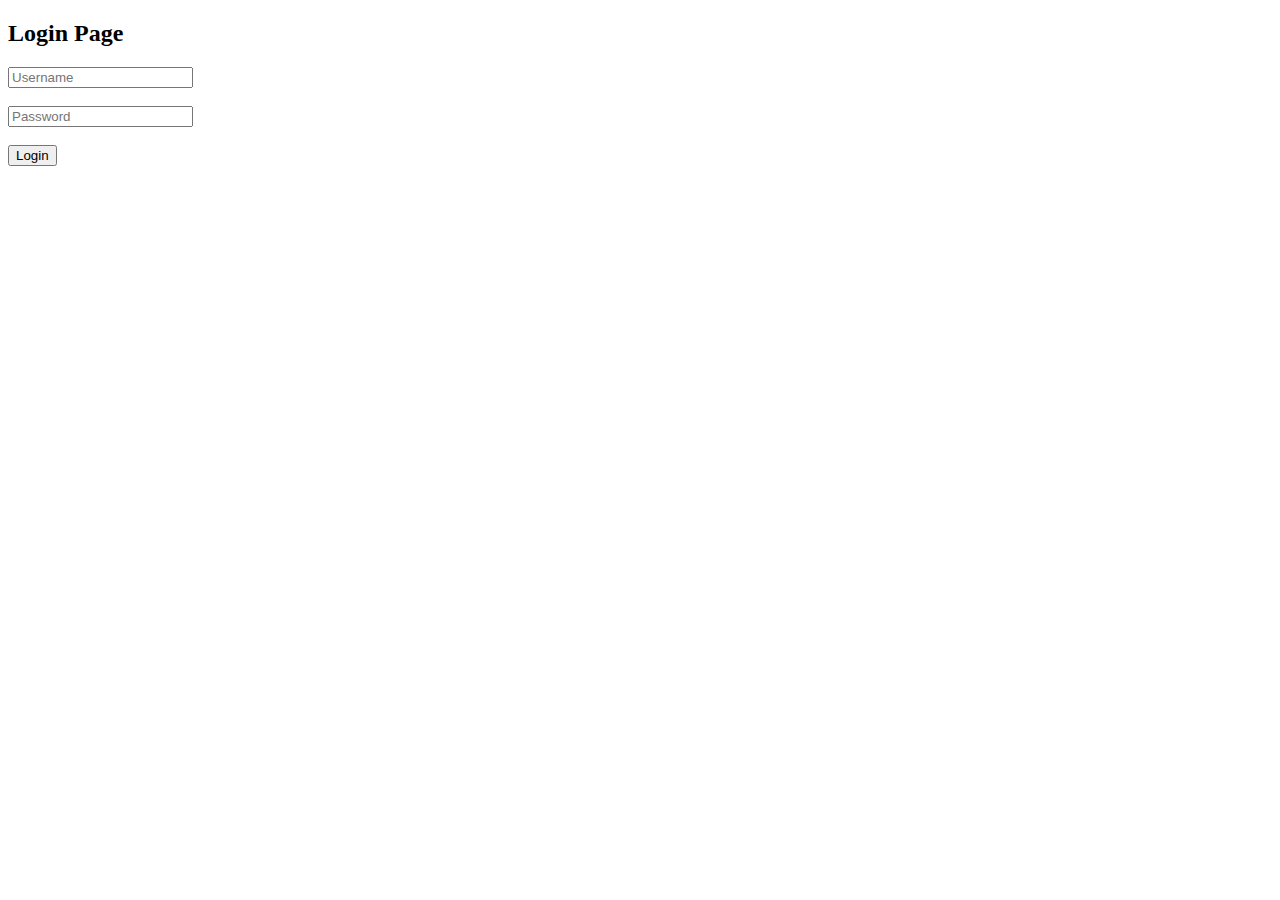
<file: login.html>
<!doctype html>
<html lang="en">
<head>
  <meta charset="utf-8" />
  <title>Login Page</title>
</head>
<body>
  <h2>Login Page</h2>

  <form id="loginForm">
    <input id="username" placeholder="Username" required><br><br>
    <input id="password" type="password" placeholder="Password" required><br><br>
    <button type="submit">Login</button>
  </form>

  <p id="msg"></p>

  <script>
    // Demo username and password
    const user = "norah";
    const pass = "1234";

    document.getElementById("loginForm").addEventListener("submit", function(e) {
      e.preventDefault();

      const u = document.getElementById("username").value;
      const p = document.getElementById("password").value;
      const msg = document.getElementById("msg");

      if (u === user && p === pass) {
        msg.style.color = "green";
        msg.textContent = "Login successful ✅";
      } else {
        msg.style.color = "red";
        msg.textContent = "❌ Invalid username or password";
      }
    });
  </script>
</body>
</html>
</file>
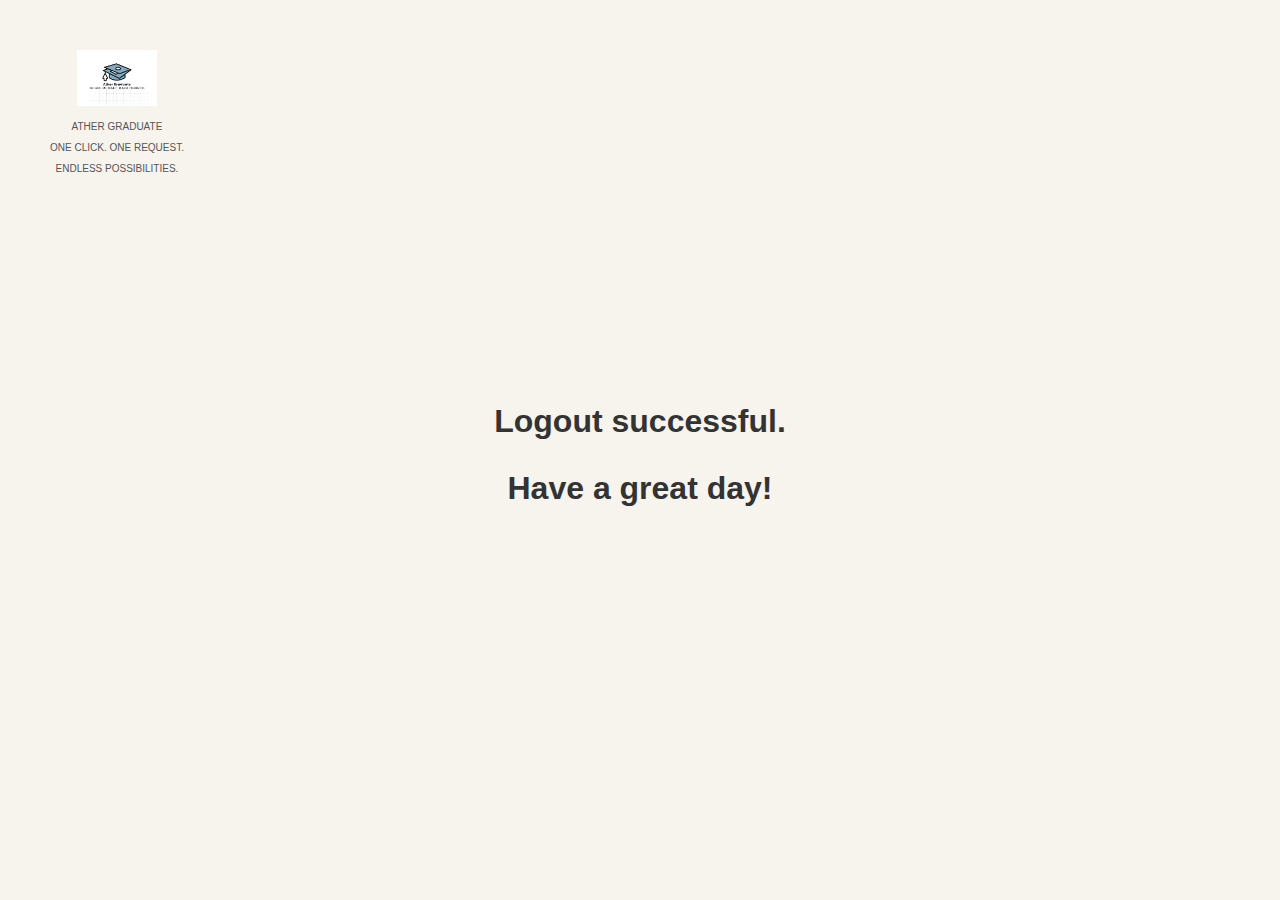
<file: Logout.html>
<!DOCTYPE html>
<html lang="en">
<head>
    <meta charset="UTF-8">
    <meta name="viewport" content="width=device-width, initial-scale=1.0">
    <title>Logout Successful</title>
    <style>
        body {
            font-family: Arial, sans-serif;
            background-color: #f7f3ed;
            display: flex;
            justify-content: center;
            align-items: center;
            height: 100vh;
            margin: 0;
            flex-direction: column;
            text-align: center;
        }

        .logo-container {
            position: absolute;
            top: 50px;
            left: 50px;
            display: flex;
            flex-direction: column;
            align-items: center;
        }

        .logo {
            width: 80px;
            height: auto;
            margin-bottom: 5px;
        }

        .logo-text {
            font-size: 10px;
            color: #555;
            text-align: center;
        }

        h1 {
            font-size: 32px;
            color: #333;
            margin-bottom: 10px;
            margin-top: 20px;
            font-weight: bolder;
        }
    </style>
</head>
<body>
    <div class="logo-container">
        <img src="logo.jpg" alt="Athar Graduate Logo" class="logo">
        <div class="logo-text">
            <p>ATHER GRADUATE</p>
            <p>ONE CLICK. ONE REQUEST.</p>
            <p>ENDLESS POSSIBILITIES.</p>
        </div>
    </div>
    <h1>Logout successful.</h1>
    <h1>Have a great day!</h1>
</body>
</html>
</file>
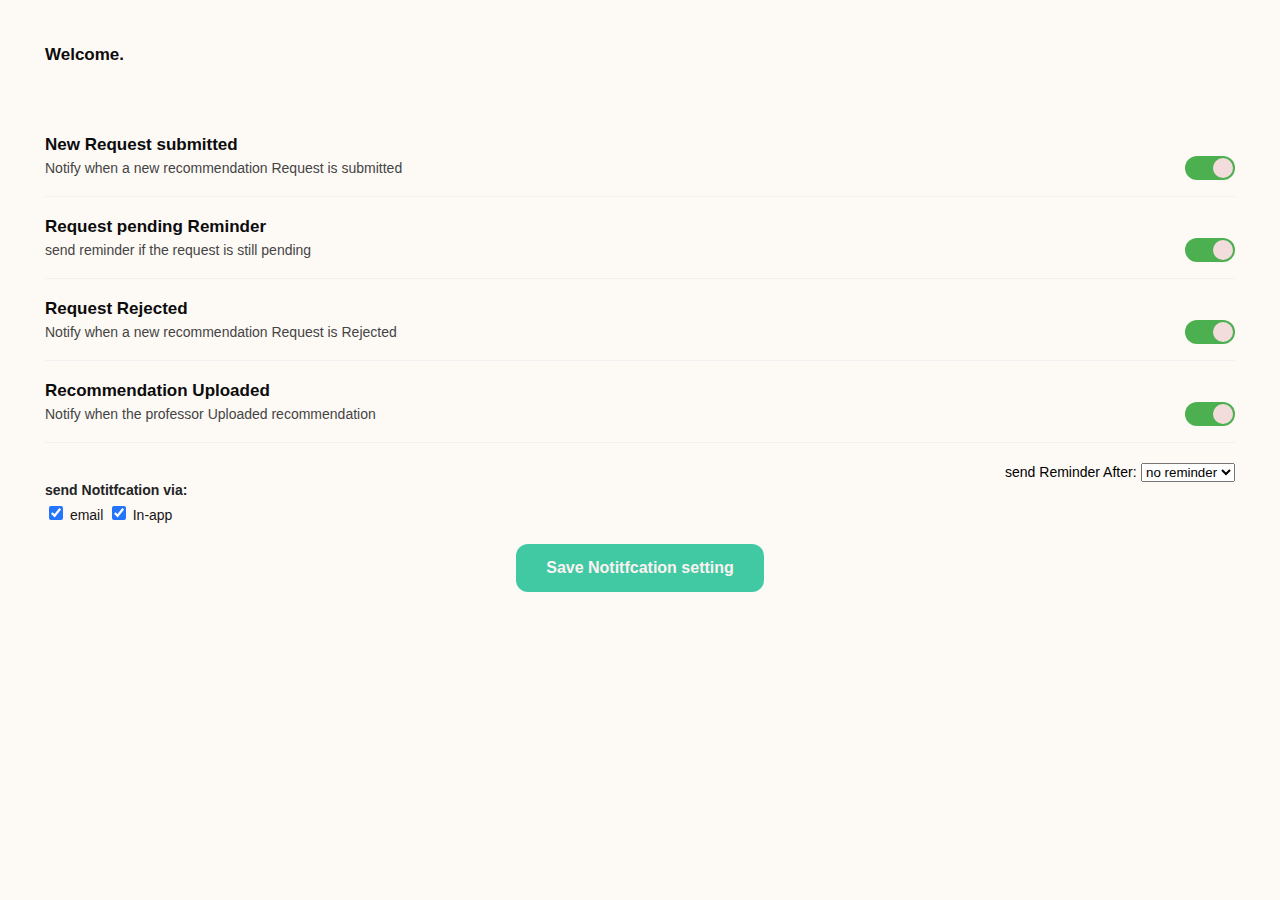
<file: setting_S.html>
<!DOCTYPE html>
<html lang="en">
<head>
    <meta charset="UTF-8">
    <meta name="viewport" content="width=device-width, initial-scale=1.0">
    <title>setting</title>
    <link rel="stylesheet" href="setting_style.css">
</head>
<body>

   <!-- الهيدر-->
   <header class="header">
    <h4>Welcome. <span class="student_name"></span></h4><!--php name aotu-->
</header>
  
    <!--main content الخيارات حق الاعدادت-->
    <div class="content">

        <div class="item" data-type="New_Request">   <!---itme 1 العنصر الاول-->
            <h3> New Request submitted</h3>
            <p class="desc">Notify when a new recommendation Request is  submitted </p>
            <label class="switch">
             <input type="checkbox" checked>
                <span class="slider"></span>
            </label>
        </div>
            

        <div class="item" data-type="Request_pending">
            <h3>Request pending Reminder</h3>   
         <p class="desc"> send reminder if the request is still pending</p>
         <label class="switch">
            <input type="checkbox" checked>
               <span class="slider"></span>
           </label>
            </div>


            <div class="item"data-type="Request_Rejected">
                <h3>Request Rejected</h3>
                <p class="desc">Notify when a new recommendation Request is  Rejected</p>
                <label class="switch">
                    <input type="checkbox" checked>
                       <span class="slider"></span>
                   </label>
                </div>

                <div class="item" data-type="Recommendation_Uploaded">
                    <h3> Recommendation Uploaded</h3>
                    <p class="desc">Notify when the professor  Uploaded recommendation </p>
                    <label class="switch">
                        <input type="checkbox" checked>
                           <span class="slider"></span>
                       </label>
                    </div>
    

                    
                  <!--طريقة العرض الاشعارات -->
                <div class="choices_reminder"> 
            
                    <div class="choices ">
                    <h4> send Notitfcation via:</h4>
                    <label> <input type="checkbox" checked> email</label>
                    <label> <input type="checkbox" checked> In-app</label>
                   </div>    
                   
                   <!--مدة التذكير-->
                   <div class="reminder">
                    <label>  send Reminder After:</label>
                    <select class="days">
                        <option value="">no reminder</option>
                        <option value="1">1 Day</option>
                        <option value="2">2 Day</option>
                        <option value="3">3 Day</option>
                    </select>
                    </div>
                    </div>

                    <button class="save">  Save Notitfcation setting</button>
</body>
</html>
</file>
<file: setting_style.css>
* {
    box-sizing: border-box;
    font-family: 'Segoe UI', Tahoma, Geneva, Verdana, sans-serif;
}

body {
    background-color:#fdfaf6;
    margin: 0;
    padding: 20px;
    color: #222;
}

.back_btn {
    display: inline-block;
    margin-bottom: 20px;
    font-size: 24px;
    color: #03060a;
    text-decoration: none;
}

.header {
    background:transparent;
    color: rgb(16, 11, 11);
    padding: 25px;
    text-align: left;

    margin-bottom: 20px;
}

.header h4 {
    margin: 0;
    font-size: 17px;
}

.header p {
    margin-top: 8px;
    font-size: 16px;
}







.content {
   padding: 25px;
}


.item {
    position: relative;   
    margin-bottom: 20px;
    padding-bottom: 20px;
    border-bottom: 1px solid #f0f0f0;
    display: block;       /
}

.item h3 {
    margin: 0 0 5px 0;    
    font-size: 17px;
    color: #0c0c0d;
}

.item .desc {
    display: block;    
    margin: 0;           
    font-size: 14px;
    color: #444;
}

.item label.switch {
    position: absolute; 
    right: 0;
    top: 0;             
}


.switch{
    position: relative;
    display: inline-block;
    width: 50px;
    height: 24px;
}

.switch input{
  opacity: 0;
  width: 0;
  height: o;
}

.slider{
    position: relative;
    display: block;
    width: 100%;
    height: 100%;
    background-color: #ccc;
    border-radius: 24px;
    cursor: pointer;
}

.slider:before{
    content:"" ;
    position: absolute;
    width: 20px;
    height: 20px;
     left: 2px;
     bottom: 2px;
     background-color: rgb(243, 220, 220);
     border-radius: 50%;
     transition: 0.3s;
}

/*  حاله الزر اون او اوف*/

input:checked + .slider{
  transform: 26px;
  background-color: #4caf50;
}

input:checked + .slider:before {
    transform: translateX(26px); 
  }



/*    المدة والاشعار*/
.choices_reminder{
    margin: 20px 0; 
    display: flex;
    display: flex;
    justify-content: space-between;
    gap: 30px;
    margin: 20px 0;
}
 
    

.choices_reminder h4 {
    color: #222325;
    margin-bottom: 5px;
    font-size: 14px;
}

.choices_reminder .choices label {
   
    font-size: 14px;
   color: #181414;
}

.choices_reminder .reminder label {
   
    font-size: 14px;
   color: #000;
}

input[type="checkbox"] {
    width: 14px;
    height: 14px;
    accent-color: #2575fc;
}


 .choices_reminder.reminder select {
    padding: 6px 10px;
    border-radius: 6px;
    border: 1px solid #3b1414;
    background-color:#fff;
    font-size: 14px;
    color: #000000;
}

.save {
    background-color: #41c9a3; /* أخضر */
    color: rgb(252, 242, 242);
    border: none;
    padding: 15px 30px;
    border-radius: 12px;
    font-size: 16px;
    font-weight: bold;
    cursor: pointer;
    transition: all 0.3s ease;
    position: relative;   
    display: block;      
    margin: 20px auto 0 auto; 
}


.save:hover {
    background-color: #41c9a3;
    transform: translateY(-2px);
    box-shadow: 0 4px 8px rgba(0,0,0,0.2);
}
</file>
